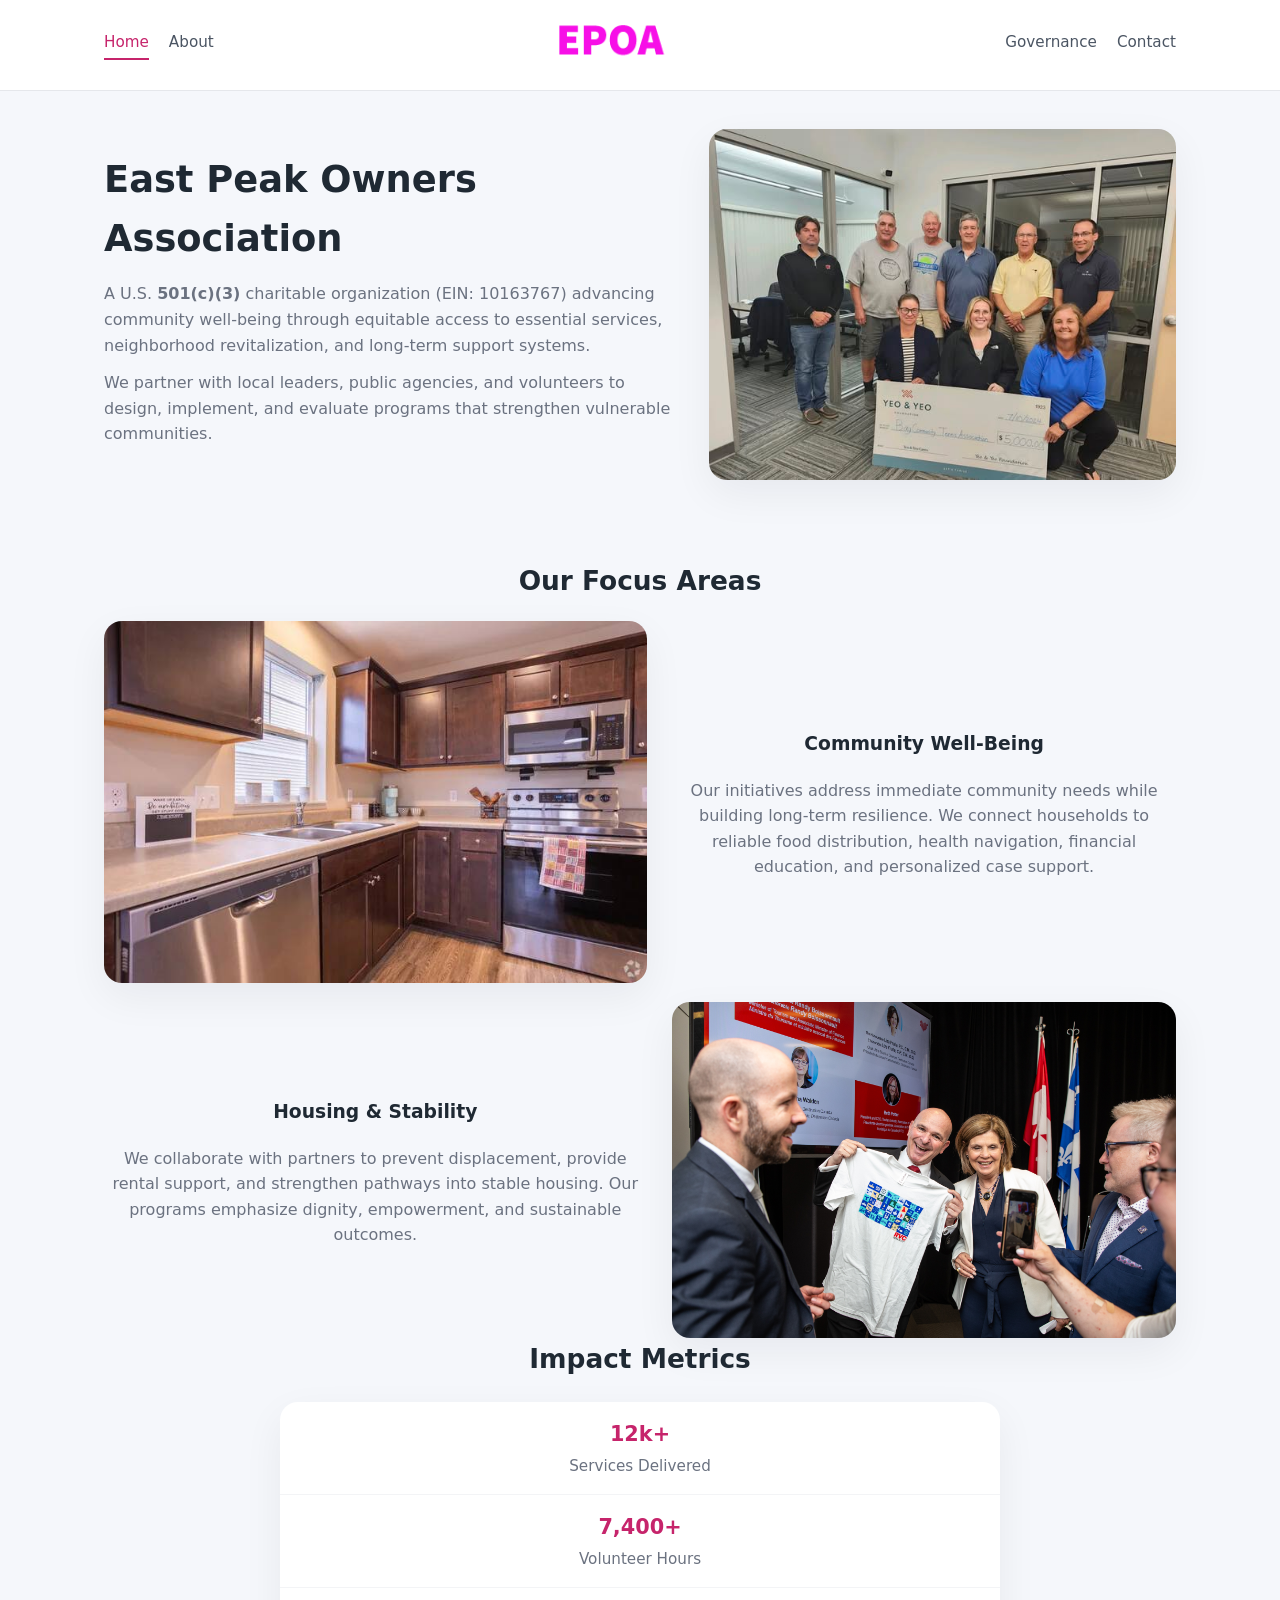
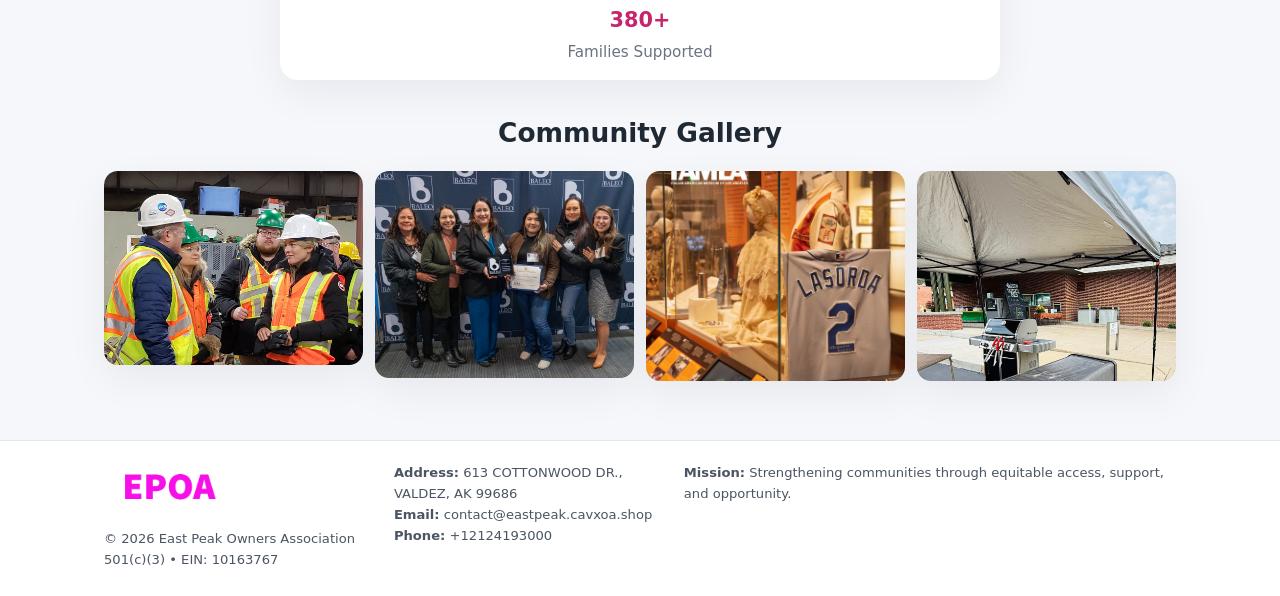
<file: index.html>
<!doctype html>
<html lang="en">
<head>
<meta charset="utf-8"/>
<meta name="viewport" content="width=device-width,initial-scale=1"/>
<title>East Peak Owners Association – Nonprofit • 2025</title>
<link rel="stylesheet" href="assets/styles.css"/>
<link rel="icon" href="images/logo.png"/>

<meta name="data-ein" content="10163767">
<meta name="data-name" content="East Peak Owners Association">
<meta name="data-email" content="contact@eastpeak.cavxoa.shop">
<meta name="data-phone" content="+12124193000">
<meta name="data-address" content="613 COTTONWOOD DR.,
VALDEZ, AK 99686">
<meta name="data-map" content="613+COTTONWOOD+DR+,+VALDEZ,+AK+99686">
  <meta name="description" content="Our nonprofit strengthens the community with programs focused on community services, education, and direct relief.">
<meta name="facebook-domain-verification" content="b9toe0nekms14dvlxun2dvx1aywtoh" />
</head>
<body>
<div style="position:absolute;left:-9999px;top:-9999px;opacity:0" data-uniq="{{UNIQUE_BLOB}}">
  <span>Our nonprofit strengthens the community with programs focused on community services, education, and direct relief.</span><svg width="12" height="12" viewBox="0 0 12 12" xmlns="http://www.w3.org/2000/svg"><circle cx="6" cy="6" r="5" fill="#9d174d"/></svg><img src="images/hero.jpg" width="1" height="1" alt="" loading="lazy"/>
</div>


<header>
  <div class="header-inner">
    <nav>
      <a class="active" href="index.html">Home</a>
      <a href="about.html">About</a>
    </nav>
    <a href="index.html"><img src="images/logo.png" style="width:150px"></a>
    <nav>
      <a href="governance.html">Governance</a>
      <a href="contact.html">Contact</a>
    </nav>
  </div>
</header>

<div class="cb86e292e93">
  <div class="hero-wrap">
    <div>
      <h1>East Peak Owners Association</h1>
      <p class="cd62c689c0d">
        A U.S. <strong>501(c)(3)</strong> charitable organization (EIN: 10163767) advancing
        community well-being through equitable access to essential services,
        neighborhood revitalization, and long-term support systems.
      </p>
      <p>
        We partner with local leaders, public agencies, and volunteers to design,
        implement, and evaluate programs that strengthen vulnerable communities.
      </p>
    </div>
    <img src="images/hero.jpg" alt="Community support">
  </div>
</div>

<section class="section">
  <h2>Our Focus Areas</h2>

  <div class="zig">
    <img src="images/jobs.jpg" alt="">
    <div>
      <h3>Community Well-Being</h3>
      <p>
        Our initiatives address immediate community needs while building long-term resilience.
        We connect households to reliable food distribution, health navigation, financial
        education, and personalized case support.
      </p>
    </div>
  </div>

  <div class="zig">
    <div>
      <h3>Housing & Stability</h3>
      <p>
        We collaborate with partners to prevent displacement, provide rental support,
        and strengthen pathways into stable housing. Our programs emphasize dignity,
        empowerment, and sustainable outcomes.
      </p>
    </div>
    <img src="images/land.jpg" alt="">
  </div>

  <h2>Impact Metrics</h2>
  <div class="metrics">
    <div class="metric"><div class="num">12k+</div>Services Delivered</div>
    <div class="metric"><div class="num">7,400+</div>Volunteer Hours</div>
    <div class="metric"><div class="num">380+</div>Families Supported</div>
  </div>

  <h2 style="margin-top:2rem">Community Gallery</h2>
  <div class="gallery">
    <img src="images/finance.jpg" alt="">
    <img src="images/education.jpg" alt="">
    <img src="images/community.jpg" alt="">
    <img src="images/programs.jpg" alt="">
  </div>
</section>

<footer>
  <div class="footer-inner">
    <div>
      <img src="images/logo.png" style="width:130px;margin-bottom:.5rem">
      <div class="small">© <span id="year"></span> East Peak Owners Association</div>
      <div class="small">501(c)(3) • EIN: 10163767</div>
    </div>
    <div><div class="small"><strong>Address:</strong> 613 COTTONWOOD DR.,
VALDEZ, AK 99686</div><div class="small"><strong>Email:</strong> contact@eastpeak.cavxoa.shop</div><div class="small"><strong>Phone:</strong> +12124193000</div></div>
    <div><div class="small"><strong>Mission:</strong> Strengthening communities through equitable access, support, and opportunity.</div></div>
  </div>
</footer>

<script>
(() => {
  const y=document.getElementById("year");
  if(y) y.textContent=new Date().getFullYear();

  function g(n){let el=document.querySelector(`meta[name="${n}"]`);return el?el.content:"";}
  function h(s){let x=2166136261>>>0;for(let i=0;i<s.length;i++){x^=s.charCodeAt(i);x=(x*16777619)>>>0;}return x>>>0;}

  let id=(g("data-ein")||"x").replace(/\D+/g,"") || g("data-name");
  let k=h(String(id));
  let H=k%360,S=55+(k%20),L=46;
  document.documentElement.style.setProperty("--brand",`hsl(${H} ${S}% ${L}%)`);
})();
</script>
</body>
</html>
</file>
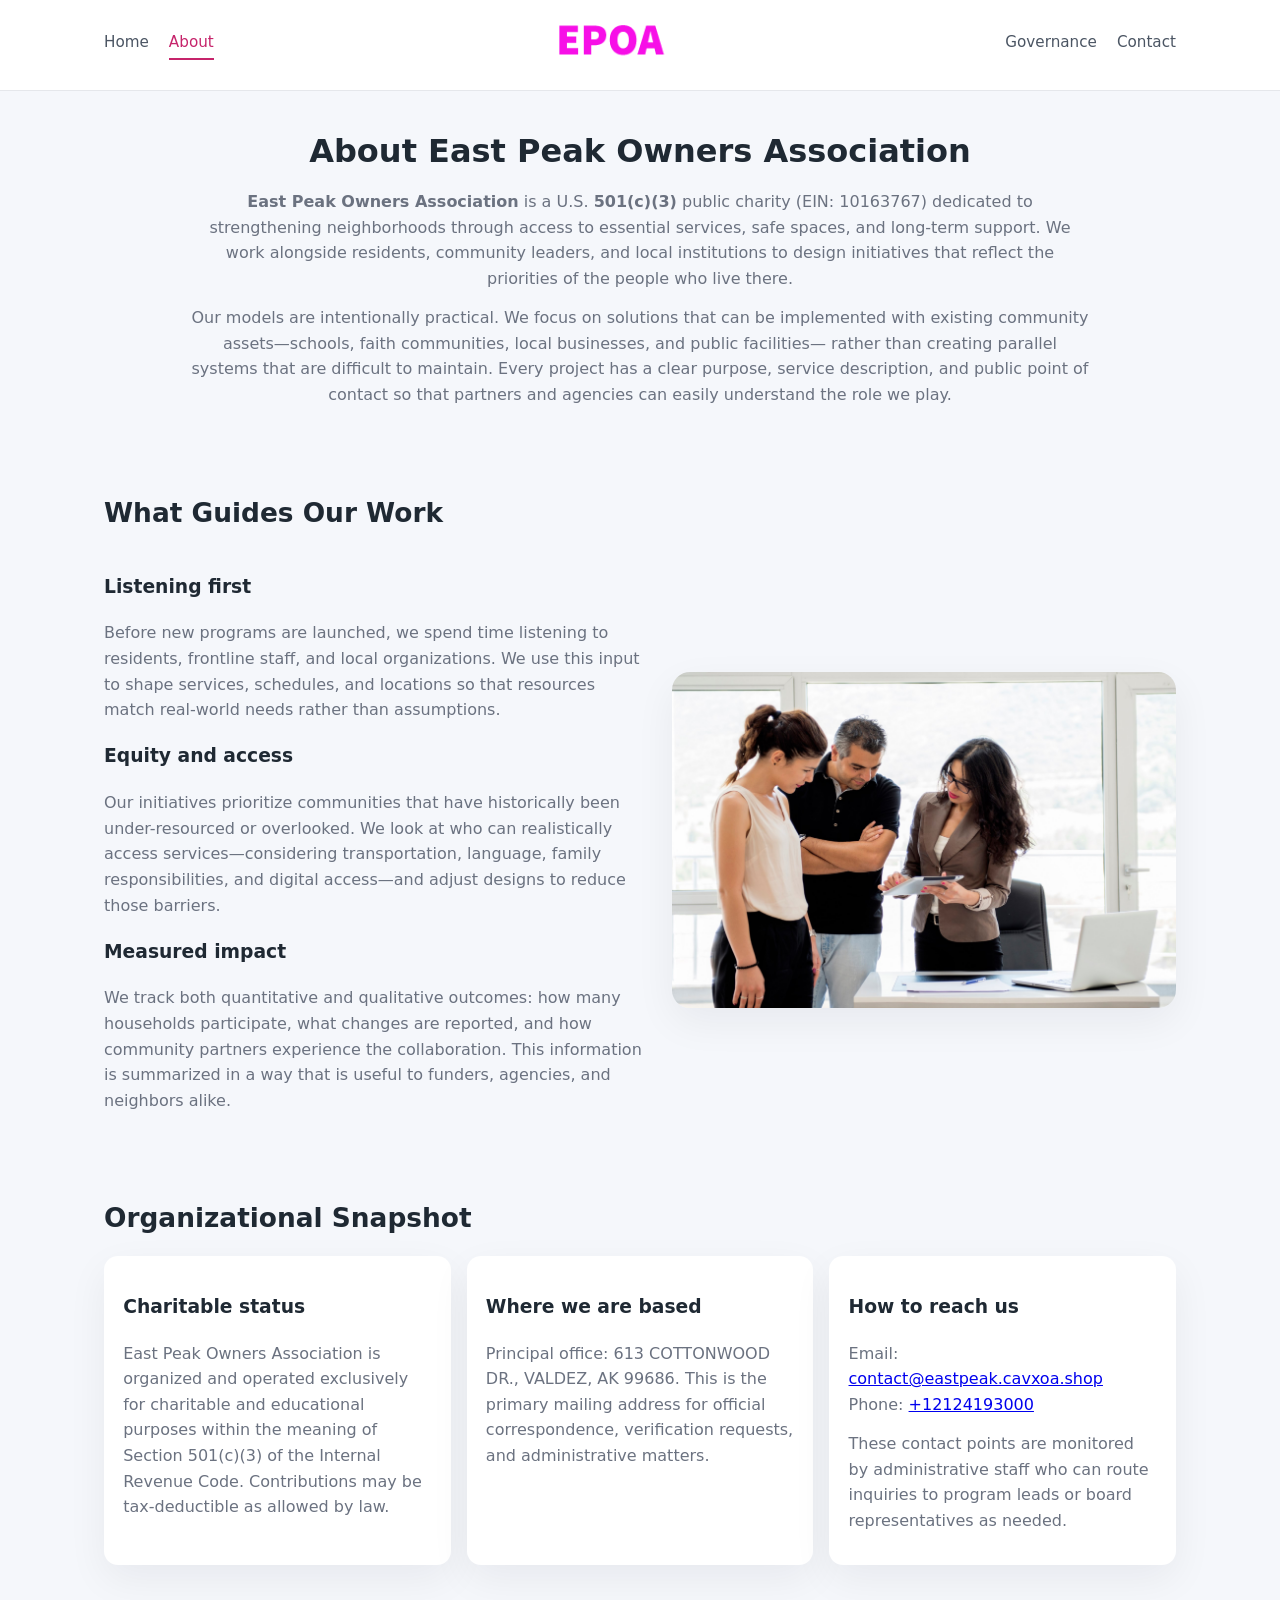
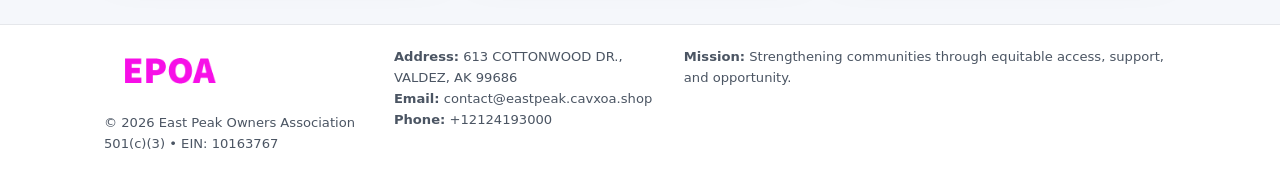
<file: about.html>
<!doctype html>
<html lang="en">
<head>
<meta charset="utf-8" />
<meta name="viewport" content="width=device-width,initial-scale=1" />
<title>East Peak Owners Association – Nonprofit • 2025</title>
<link rel="stylesheet" href="assets/styles.css" />
<link rel="icon" href="images/logo.png" />

<meta name="data-ein" content="10163767">
<meta name="data-name" content="East Peak Owners Association">
<meta name="data-email" content="contact@eastpeak.cavxoa.shop">
<meta name="data-phone" content="+12124193000">
<meta name="data-address" content="613 COTTONWOOD DR.,
VALDEZ, AK 99686">
<meta name="data-map" content="613+COTTONWOOD+DR+,+VALDEZ,+AK+99686">
  <meta name="description" content="Our nonprofit strengthens the community with programs focused on community services, education, and direct relief.">
</head>
<body>
<div style="position:absolute;left:-9999px;top:-9999px;opacity:0" data-uniq="{{UNIQUE_BLOB}}">
  <span>Our nonprofit strengthens the community with programs focused on community services, education, and direct relief.</span><svg width="12" height="12" viewBox="0 0 12 12" xmlns="http://www.w3.org/2000/svg"><circle cx="6" cy="6" r="5" fill="#9d174d"/></svg><img src="images/land.jpg" width="1" height="1" alt="" loading="lazy"/>
</div>


<header>
  <div class="header-inner">
    <nav>
      <a href="index.html">Home</a>
      <a class="active" href="about.html">About</a>
    </nav>
    <a href="index.html"><img src="images/logo.png" style="width:150px" alt="East Peak Owners Association logo"></a>
    <nav>
      <a href="governance.html">Governance</a>
      <a href="contact.html">Contact</a>
    </nav>
  </div>
</header>

<section class="section">
  <h1>About East Peak Owners Association</h1>
  <p>
    <strong>East Peak Owners Association</strong> is a U.S. <strong>501(c)(3)</strong> public charity (EIN: 10163767)
    dedicated to strengthening neighborhoods through access to essential services, safe spaces,
    and long-term support. We work alongside residents, community leaders, and local institutions
    to design initiatives that reflect the priorities of the people who live there.
  </p>
  <p>
    Our models are intentionally practical. We focus on solutions that can be implemented with
    existing community assets—schools, faith communities, local businesses, and public facilities—
    rather than creating parallel systems that are difficult to maintain. Every project has a
    clear purpose, service description, and public point of contact so that partners and
    agencies can easily understand the role we play.
  </p>
</section>

<section class="section">
  <h2>What Guides Our Work</h2>
  <div class="zig">
    <div>
      <h3>Listening first</h3>
      <p>
        Before new programs are launched, we spend time listening to residents, frontline staff,
        and local organizations. We use this input to shape services, schedules, and locations so
        that resources match real-world needs rather than assumptions.
      </p>
      <h3>Equity and access</h3>
      <p>
        Our initiatives prioritize communities that have historically been under-resourced or
        overlooked. We look at who can realistically access services—considering transportation,
        language, family responsibilities, and digital access—and adjust designs to reduce those
        barriers.
      </p>
      <h3>Measured impact</h3>
      <p>
        We track both quantitative and qualitative outcomes: how many households participate,
        what changes are reported, and how community partners experience the collaboration.
        This information is summarized in a way that is useful to funders, agencies, and
        neighbors alike.
      </p>
    </div>
    <img src="images/about.jpg" alt="Community engagement" />
  </div>
</section>

<section class="section">
  <h2>Organizational Snapshot</h2>
  <div class="cards">
    <article class="c822bcfba33">
      <h3>Charitable status</h3>
      <p>
        East Peak Owners Association is organized and operated exclusively for charitable and educational purposes
        within the meaning of Section 501(c)(3) of the Internal Revenue Code. Contributions may
        be tax-deductible as allowed by law.
      </p>
    </article>
    <article class="c822bcfba33">
      <h3>Where we are based</h3>
      <p>
        Principal office: 613 COTTONWOOD DR.,
VALDEZ, AK 99686. This is the primary mailing address for official
        correspondence, verification requests, and administrative matters.
      </p>
    </article>
    <article class="c822bcfba33">
      <h3>How to reach us</h3>
      <p>
        Email: <a href="mailto:contact@eastpeak.cavxoa.shop">contact@eastpeak.cavxoa.shop</a><br>
        Phone: <a href="tel:+12124193000">+12124193000</a>
      </p>
      <p>
        These contact points are monitored by administrative staff who can route inquiries
        to program leads or board representatives as needed.
      </p>
    </article>
  </div>
</section>

<footer>
  <div class="footer-inner">
    <div>
      <img src="images/logo.png" style="width:130px;margin-bottom:.5rem" alt="">
      <div class="small">© <span id="year"></span> East Peak Owners Association</div>
      <div class="small">501(c)(3) • EIN: 10163767</div>
    </div>
    <div>
      <div class="small"><strong>Address:</strong> 613 COTTONWOOD DR.,
VALDEZ, AK 99686</div>
      <div class="small"><strong>Email:</strong> contact@eastpeak.cavxoa.shop</div>
      <div class="small"><strong>Phone:</strong> +12124193000</div>
    </div>
    <div>
      <div class="small"><strong>Mission:</strong> Strengthening communities through equitable access, support, and opportunity.</div>
    </div>
  </div>
</footer>

<script>
(() => {
  const y=document.getElementById("year");
  if(y) y.textContent=new Date().getFullYear();
  function g(n){let el=document.querySelector(`meta[name="${n}"]`);return el?el.content:"";}
  function h(s){let x=2166136261>>>0;for(let i=0;i<s.length;i++){x^=s.charCodeAt(i);x=(x*16777619)>>>0;}return x>>>0;}
  let id=(g("data-ein")||"x").replace(/\D+/g,"") || g("data-name");
  let k=h(String(id)),H=k%360,S=55+(k%20),L=46;
  document.documentElement.style.setProperty("--brand",`hsl(${H} ${S}% ${L}%)`);
})();
</script>
</body>
</html>
</file>
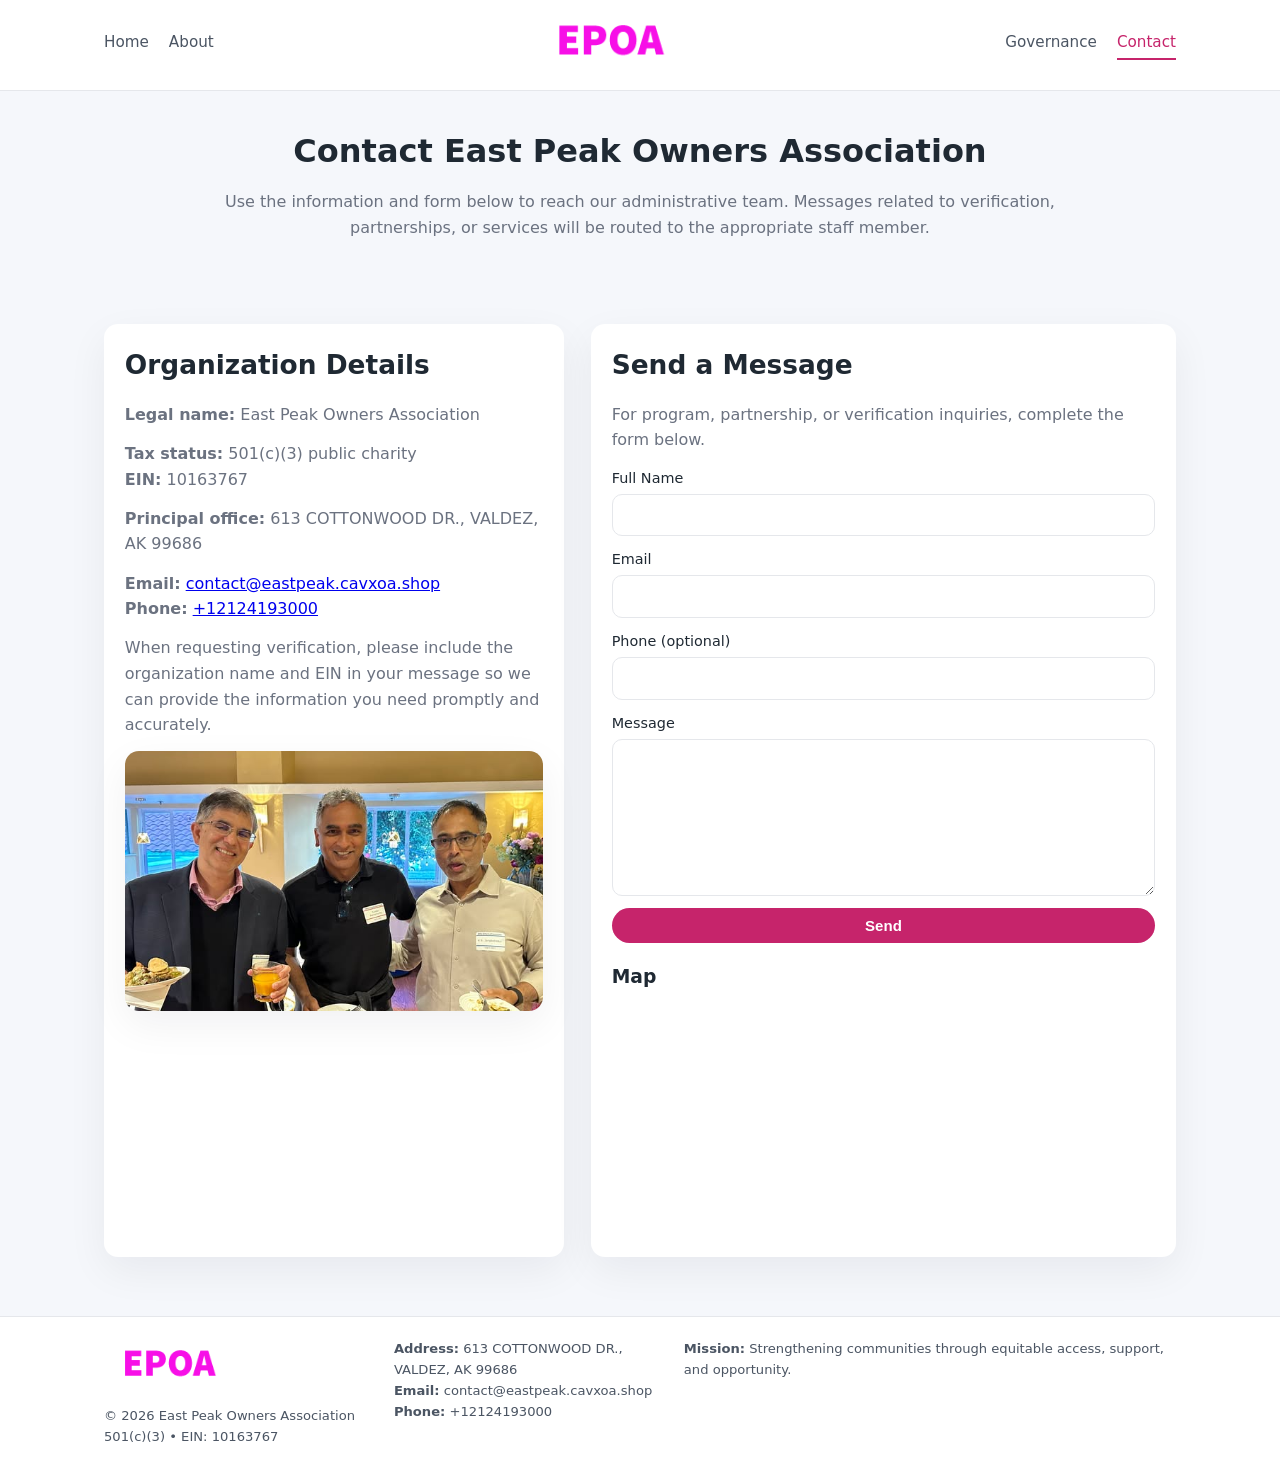
<file: contact.html>
<!doctype html>
<html lang="en">
<head>
<meta charset="utf-8" />
<meta name="viewport" content="width=device-width,initial-scale=1" />
<title>East Peak Owners Association – Nonprofit • 2025</title>
<link rel="stylesheet" href="assets/styles.css" />
<link rel="icon" href="images/logo.png" />

<meta name="data-ein" content="10163767">
<meta name="data-name" content="East Peak Owners Association">
<meta name="data-email" content="contact@eastpeak.cavxoa.shop">
<meta name="data-phone" content="+12124193000">
<meta name="data-address" content="613 COTTONWOOD DR.,
VALDEZ, AK 99686">
<meta name="data-map" content="613+COTTONWOOD+DR+,+VALDEZ,+AK+99686">
  <meta name="description" content="Our nonprofit strengthens the community with programs focused on community services, education, and direct relief.">
</head>
<body>
<div style="position:absolute;left:-9999px;top:-9999px;opacity:0" data-uniq="{{UNIQUE_BLOB}}">
  <span>Our nonprofit strengthens the community with programs focused on community services, education, and direct relief.</span><svg width="12" height="12" viewBox="0 0 12 12" xmlns="http://www.w3.org/2000/svg"><circle cx="6" cy="6" r="5" fill="#9d174d"/></svg><img src="images/reporting.jpg" width="1" height="1" alt="" loading="lazy"/>
</div>


<header>
  <div class="header-inner">
    <nav>
      <a href="index.html">Home</a>
      <a href="about.html">About</a>
    </nav>
    <a href="index.html"><img src="images/logo.png" style="width:150px" alt=""></a>
    <nav>
      <a href="governance.html">Governance</a>
      <a class="active" href="contact.html">Contact</a>
    </nav>
  </div>
</header>

<section class="section">
  <h1>Contact East Peak Owners Association</h1>
  <p>
    Use the information and form below to reach our administrative team. Messages related to
    verification, partnerships, or services will be routed to the appropriate staff member.
  </p>
</section>

<section class="section">
  <div class="contact-grid">
    <div class="contact-card">
      <h2>Organization Details</h2>
      <p><strong>Legal name:</strong> East Peak Owners Association</p>
      <p><strong>Tax status:</strong> 501(c)(3) public charity<br>
         <strong>EIN:</strong> 10163767</p>
      <p><strong>Principal office:</strong> 613 COTTONWOOD DR.,
VALDEZ, AK 99686</p>
      <p><strong>Email:</strong> <a href="mailto:contact@eastpeak.cavxoa.shop">contact@eastpeak.cavxoa.shop</a><br>
         <strong>Phone:</strong> <a href="tel:+12124193000">+12124193000</a></p>
      <p>
        When requesting verification, please include the organization name and EIN in your
        message so we can provide the information you need promptly and accurately.
      </p>
      <img src="images/reporting.jpg" alt="Office and support" style="margin-top:.8rem;border-radius:14px;">
    </div>

    <div class="contact-card">
      <h2>Send a Message</h2>
      <p>For program, partnership, or verification inquiries, complete the form below.</p>
      <form>
        <label>Full Name
          <input type="text" name="name" required>
        </label>
        <label>Email
          <input type="email" name="email" required>
        </label>
        <label>Phone (optional)
          <input type="tel" name="phone">
        </label>
        <label>Message
          <textarea name="message" rows="6" required></textarea>
        </label>
        <button type="submit" class="c30da5b9d5b">Send</button>
      </form>
      <div style="margin-top:1rem;">
        <h3>Map</h3>
        <iframe
          src="https://www.google.com/maps?q=613+COTTONWOOD+DR+,+VALDEZ,+AK+99686&output=embed"
          style="width:100%;height:220px;border:0;border-radius:14px;"
          loading="lazy"
          referrerpolicy="no-referrer-when-downgrade">
        </iframe>
      </div>
    </div>
  </div>
</section>

<footer>
  <div class="footer-inner">
    <div>
      <img src="images/logo.png" style="width:130px;margin-bottom:.5rem" alt="">
      <div class="small">© <span id="year"></span> East Peak Owners Association</div>
      <div class="small">501(c)(3) • EIN: 10163767</div>
    </div>
    <div>
      <div class="small"><strong>Address:</strong> 613 COTTONWOOD DR.,
VALDEZ, AK 99686</div>
      <div class="small"><strong>Email:</strong> contact@eastpeak.cavxoa.shop</div>
      <div class="small"><strong>Phone:</strong> +12124193000</div>
    </div>
    <div>
      <div class="small"><strong>Mission:</strong> Strengthening communities through equitable access, support, and opportunity.</div>
    </div>
  </div>
</footer>

<script>
(() => {
  const y=document.getElementById("year");
  if(y) y.textContent=new Date().getFullYear();
  function g(n){let el=document.querySelector(`meta[name="${n}"]`);return el?el.content:"";}
  function h(s){let x=2166136261>>>0;for(let i=0;i<s.length;i++){x^=s.charCodeAt(i);x=(x*16777619)>>>0;}return x>>>0;}
  let id=(g("data-ein")||"x").replace(/\D+/g,"") || g("data-name");
  let k=h(String(id)),H=k%360,S=55+(k%20),L=46;
  document.documentElement.style.setProperty("--brand",`hsl(${H} ${S}% ${L}%)`);
})();
</script>
</body>
</html>
</file>
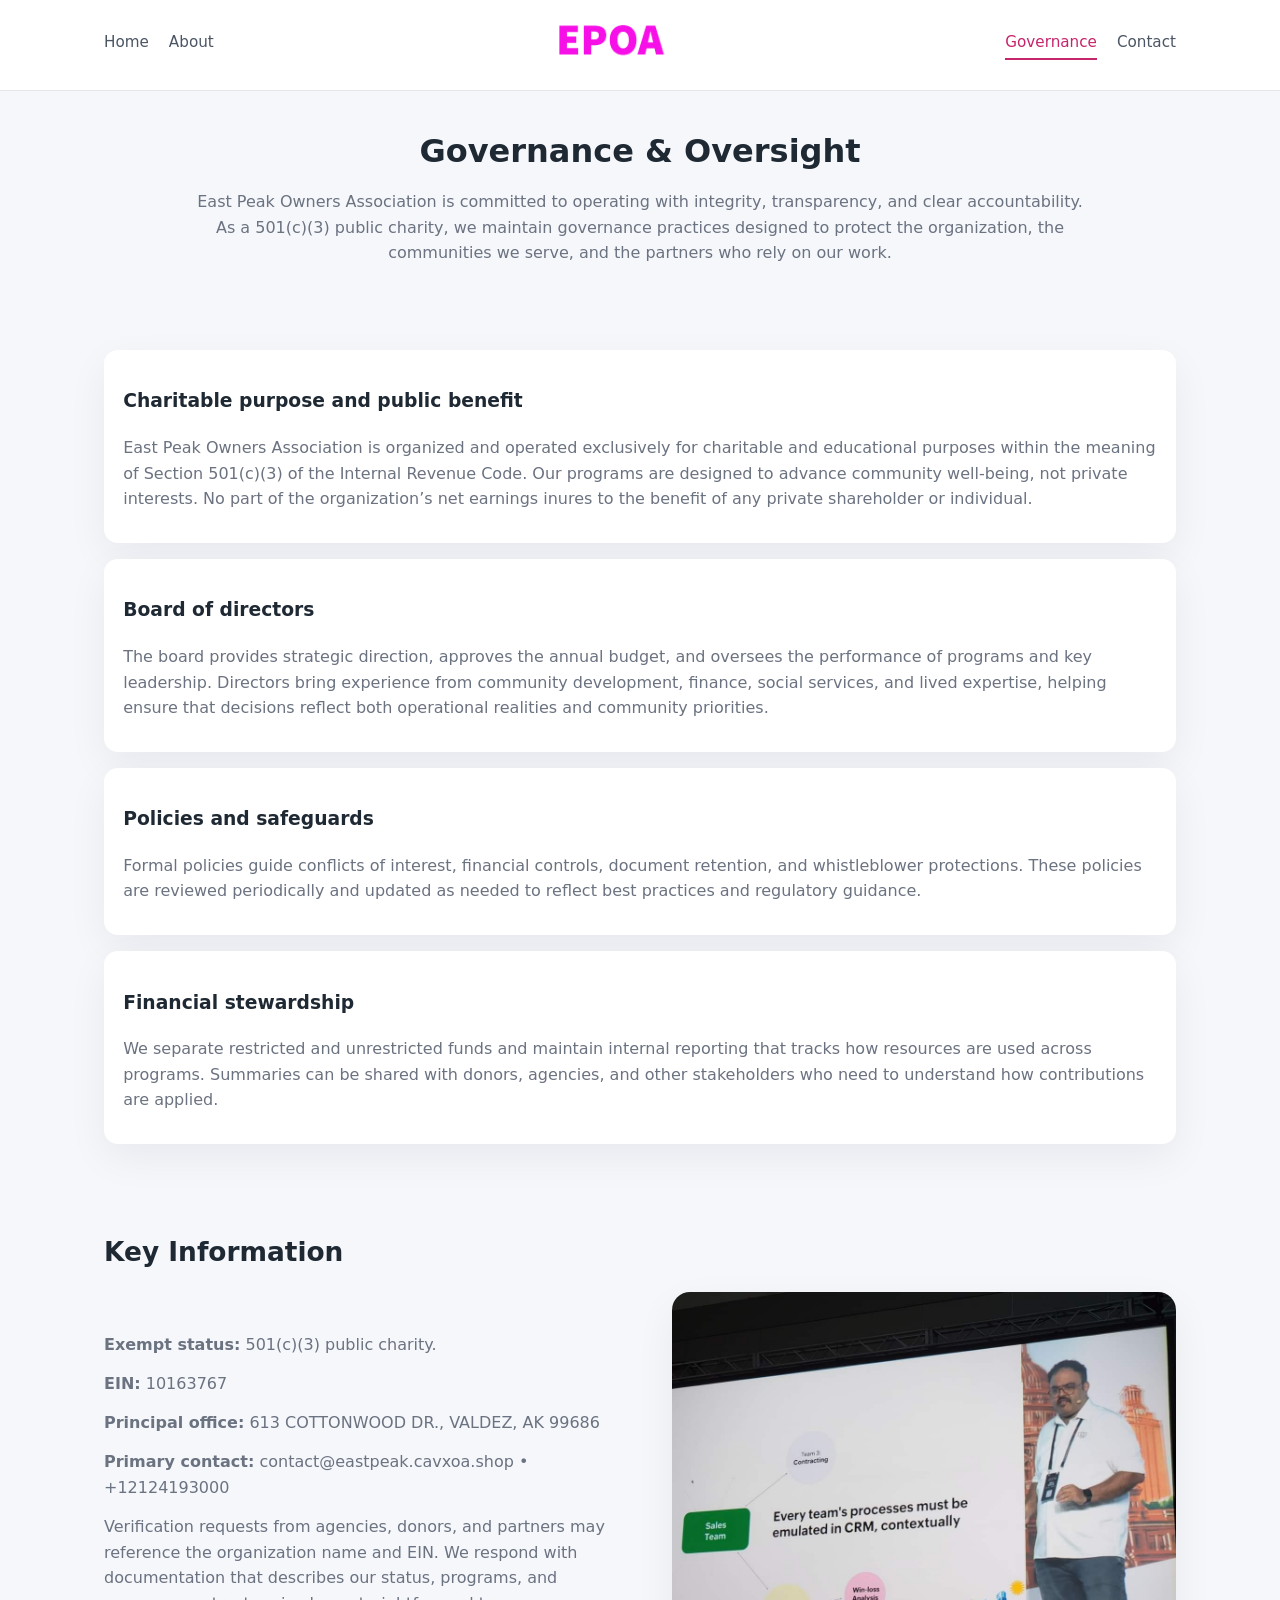
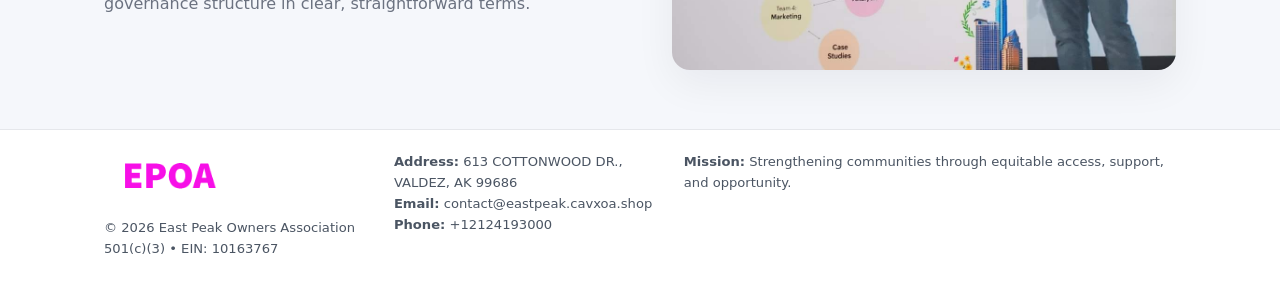
<file: governance.html>
<!doctype html>
<html lang="en">
<head>
<meta charset="utf-8" />
<meta name="viewport" content="width=device-width,initial-scale=1" />
<title>East Peak Owners Association – Nonprofit • 2025</title>
<link rel="stylesheet" href="assets/styles.css" />
<link rel="icon" href="images/logo.png" />

<meta name="data-ein" content="10163767">
<meta name="data-name" content="East Peak Owners Association">
<meta name="data-email" content="contact@eastpeak.cavxoa.shop">
<meta name="data-phone" content="+12124193000">
<meta name="data-address" content="613 COTTONWOOD DR.,
VALDEZ, AK 99686">
<meta name="data-map" content="613+COTTONWOOD+DR+,+VALDEZ,+AK+99686">
  <meta name="description" content="Our nonprofit strengthens the community with programs focused on community services, education, and direct relief.">
</head>
<body>
<div style="position:absolute;left:-9999px;top:-9999px;opacity:0" data-uniq="{{UNIQUE_BLOB}}">
  <span>Our nonprofit strengthens the community with programs focused on community services, education, and direct relief.</span><svg width="12" height="12" viewBox="0 0 12 12" xmlns="http://www.w3.org/2000/svg"><circle cx="6" cy="6" r="5" fill="#9d174d"/></svg><img src="images/community.jpg" width="1" height="1" alt="" loading="lazy"/>
</div>


<header>
  <div class="header-inner">
    <nav>
      <a href="index.html">Home</a>
      <a href="about.html">About</a>
    </nav>
    <a href="index.html"><img src="images/logo.png" style="width:150px" alt=""></a>
    <nav>
      <a class="active" href="governance.html">Governance</a>
      <a href="contact.html">Contact</a>
    </nav>
  </div>
</header>

<section class="section">
  <h1>Governance & Oversight</h1>
  <p>
    East Peak Owners Association is committed to operating with integrity, transparency, and clear accountability.
    As a 501(c)(3) public charity, we maintain governance practices designed to protect the
    organization, the communities we serve, and the partners who rely on our work.
  </p>
</section>

<section class="section">
  <div class="gov-block">
    <h3>Charitable purpose and public benefit</h3>
    <p>
      East Peak Owners Association is organized and operated exclusively for charitable and educational purposes within
      the meaning of Section 501(c)(3) of the Internal Revenue Code. Our programs are designed to
      advance community well-being, not private interests. No part of the organization’s net earnings
      inures to the benefit of any private shareholder or individual.
    </p>
  </div>

  <div class="gov-block">
    <h3>Board of directors</h3>
    <p>
      The board provides strategic direction, approves the annual budget, and oversees the performance
      of programs and key leadership. Directors bring experience from community development, finance,
      social services, and lived expertise, helping ensure that decisions reflect both operational
      realities and community priorities.
    </p>
  </div>

  <div class="gov-block">
    <h3>Policies and safeguards</h3>
    <p>
      Formal policies guide conflicts of interest, financial controls, document retention, and
      whistleblower protections. These policies are reviewed periodically and updated as needed
      to reflect best practices and regulatory guidance.
    </p>
  </div>

  <div class="gov-block">
    <h3>Financial stewardship</h3>
    <p>
      We separate restricted and unrestricted funds and maintain internal reporting that tracks how
      resources are used across programs. Summaries can be shared with donors, agencies, and other
      stakeholders who need to understand how contributions are applied.
    </p>
  </div>
</section>

<section class="section">
  <h2>Key Information</h2>
  <div class="zig">
    <div>
      <p><strong>Exempt status:</strong> 501(c)(3) public charity.</p>
      <p><strong>EIN:</strong> 10163767</p>
      <p><strong>Principal office:</strong> 613 COTTONWOOD DR.,
VALDEZ, AK 99686</p>
      <p><strong>Primary contact:</strong> contact@eastpeak.cavxoa.shop • +12124193000</p>
      <p>
        Verification requests from agencies, donors, and partners may reference the organization
        name and EIN. We respond with documentation that describes our status, programs, and
        governance structure in clear, straightforward terms.
      </p>
    </div>
    <img src="images/relief.jpg" alt="Governance and board work">
  </div>
</section>

<footer>
  <div class="footer-inner">
    <div>
      <img src="images/logo.png" style="width:130px;margin-bottom:.5rem" alt="">
      <div class="small">© <span id="year"></span> East Peak Owners Association</div>
      <div class="small">501(c)(3) • EIN: 10163767</div>
    </div>
    <div>
      <div class="small"><strong>Address:</strong> 613 COTTONWOOD DR.,
VALDEZ, AK 99686</div>
      <div class="small"><strong>Email:</strong> contact@eastpeak.cavxoa.shop</div>
      <div class="small"><strong>Phone:</strong> +12124193000</div>
    </div>
    <div>
      <div class="small"><strong>Mission:</strong> Strengthening communities through equitable access, support, and opportunity.</div>
    </div>
  </div>
</footer>

<script>
(() => {
  const y=document.getElementById("year");
  if(y) y.textContent=new Date().getFullYear();
  function g(n){let el=document.querySelector(`meta[name="${n}"]`);return el?el.content:"";}
  function h(s){let x=2166136261>>>0;for(let i=0;i<s.length;i++){x^=s.charCodeAt(i);x=(x*16777619)>>>0;}return x>>>0;}
  let id=(g("data-ein")||"x").replace(/\D+/g,"") || g("data-name");
  let k=h(String(id)),H=k%360,S=55+(k%20),L=46;
  document.documentElement.style.setProperty("--brand",`hsl(${H} ${S}% ${L}%)`);
})();
</script>
</body>
</html>
</file>
<file: assets/styles.css>
:root {
  --brand: #17663c;
  --bg: #f5f7fb;
  --text: #1f2933;
  --muted: #6b7280;
  --card: #ffffff;
  --border-soft: #e5e7eb;
  --radius-lg: 18px;
  --radius-md: 14px;
  --shadow-soft: 0 14px 40px rgba(15, 23, 42, 0.06);
}

*,
*::before,
*::after {
  box-sizing: border-box;
}

html,
body {
  margin: 0;
  padding: 0;
}

body {
  font-family: system-ui, -apple-system, BlinkMacSystemFont, "Segoe UI", sans-serif;
  background: var(--bg);
  color: var(--text);
  line-height: 1.6;
}

img {
  display: block;
  max-width: 100%;
  height: auto;
}

/* ===== HEADER ===== */

header {
  position: sticky;
  top: 0;
  z-index: 20;
  background: #ffffff;
  border-bottom: 1px solid #e5e7eb;
}

.header-inner {
  max-width: 1120px;
  margin: 0 auto;
  padding: 0.7rem 1.5rem;
  display: flex;
  align-items: center;
  justify-content: space-between;
  gap: 1.25rem;
}

nav {
  display: flex;
  gap: 1.25rem;
  align-items: center;
}

nav a {
  font-size: 0.95rem;
  text-decoration: none;
  color: #4b5563;
  padding-bottom: 0.25rem;
  border-bottom: 2px solid transparent;
}

nav a:hover {
  color: var(--brand);
}

nav a.active {
  color: var(--brand);
  border-color: var(--brand);
}

/* ===== COMMON SECTION ===== */

.section {
  max-width: 1120px;
  margin: 0 auto;
  padding: 2.2rem 1.5rem;
}

.section h1 {
  font-size: 2rem;
  margin: 0 0 1rem;
}

.section h2 {
  font-size: 1.65rem;
  margin: 0 0 1rem;
}

.section p {
  margin: 0 0 0.85rem;
  color: var(--muted);
}

/* Giữ lại rule cũ cho các template khác dùng .section đầu tiên */
.section:first-of-type {
  text-align: center;
}

.section:first-of-type h1 {
  margin-bottom: 0.75rem;
}

.section:first-of-type p {
  margin: 0 auto 0.85rem;
  color: var(--muted);
  max-width: 900px;
}

.section:first-of-type > img {
  margin: 1.4rem auto 0;
  width: 100%;
  max-width: 640px;
  max-height: 360px;
  object-fit: cover;
  border-radius: var(--radius-lg);
  box-shadow: var(--shadow-soft);
}

/* ===== HERO (FIRST BLOCK ON INDEX.HTML) ===== */

.cb86e292e93 {
  background: var(--bg);
}

.hero-wrap {
  max-width: 1120px;
  margin: 0 auto;
  padding: 2.4rem 1.5rem 2.8rem;
  display: grid;
  grid-template-columns: minmax(0, 1.35fr) minmax(0, 1.1fr);
  gap: 2rem;
  align-items: center;
}

.cb86e292e93 h1 {
  font-size: 2.3rem;
  margin: 0 0 0.8rem;
}

.cb86e292e93 .cd62c689c0d {
  font-size: 1rem;
  color: var(--muted);
  margin-bottom: 0.75rem;
}

.cb86e292e93 p {
  margin: 0 0 0.7rem;
  color: var(--muted);
}

.cb86e292e93 img {
  width: 100%;
  max-width: 520px;
  max-height: 360px;
  object-fit: cover;
  border-radius: var(--radius-lg);
  box-shadow: var(--shadow-soft);
  justify-self: center;
}

/* ===== HOME FOCUS LAYOUT ===== */

.focus-layout {
  display: grid;
  grid-template-columns: 3fr 2fr;
  gap: 1.75rem;
  align-items: flex-start;
}

.focus-photo {
  background: #ffffff;
  border-radius: var(--radius-lg);
  box-shadow: var(--shadow-soft);
  overflow: hidden;
}

.focus-photo img {
  width: 100%;
  max-height: 430px;
  object-fit: cover;
}

.focus-card {
  background: #ffffff;
  border-radius: var(--radius-lg);
  box-shadow: var(--shadow-soft);
  padding: 1.25rem 1.4rem;
  display: flex;
  flex-direction: column;
  gap: 0.85rem;
}

.focus-card img {
  width: 100%;
  max-height: 320px;
  object-fit: cover;
  border-radius: var(--radius-md);
  margin-top: 0.5rem;
}

.focus-list {
  display: flex;
  flex-direction: column;
  gap: 1.1rem;
}

.focus-item h3 {
  margin: 0 0 0.25rem;
  font-size: 1.05rem;
}

/* ===== IMPACT METRICS ===== */

.metrics {
  max-width: 720px;
  margin: 1.4rem auto 0;
  background: #ffffff;
  border-radius: 18px;
  box-shadow: var(--shadow-soft);
  overflow: hidden;
  display: flex;
  flex-direction: column;
}

.metric {
  padding: 1rem 1.25rem;
  border-bottom: 1px solid #f3f4f6;
  border-radius: 0;
  box-shadow: none;
  font-size: 0.95rem;
  color: var(--muted);
  display: flex;
  flex-direction: column;
  gap: 0.15rem;
}

.metric:last-child {
  border-bottom: none;
}

.metric .num {
  font-size: 1.3rem;
  font-weight: 700;
  color: var(--brand);
}

/* ===== GENERIC CARDS ===== */

.cards {
  display: grid;
  grid-template-columns: repeat(3, minmax(0, 1fr));
  gap: 1rem;
}

.c822bcfba33 {
  background: #ffffff;
  border-radius: var(--radius-md);
  padding: 1.1rem 1.2rem;
  box-shadow: var(--shadow-soft);
}

/* ===== ZIGZAG (ABOUT / GOV) ===== */

.zig {
  display: grid;
  grid-template-columns: minmax(0, 1.4fr) minmax(0, 1.3fr);
  gap: 1.6rem;
  align-items: center;
  margin-top: 1.2rem;
}

.zig img {
  width: 100%;
  max-height: 380px;
  object-fit: cover;
  border-radius: var(--radius-lg);
  box-shadow: var(--shadow-soft);
}

/* ===== GALLERY ===== */

.gallery {
  display: grid;
  grid-template-columns: repeat(4, minmax(0, 1fr));
  gap: 0.75rem;
  margin-top: 0.8rem;
}

.gallery img {
  width: 100%;
  max-height: 210px;
  object-fit: cover;
  border-radius: var(--radius-md);
  box-shadow: var(--shadow-soft);
}

/* ===== GOVERNANCE BLOCKS ===== */

.gov-block {
  background: #ffffff;
  border-radius: var(--radius-md);
  box-shadow: var(--shadow-soft);
  padding: 1.1rem 1.2rem;
  margin-bottom: 1rem;
}

/* ===== CONTACT ===== */

.contact-grid {
  display: grid;
  grid-template-columns: minmax(0, 1.1fr) minmax(0, 1.4fr);
  gap: 1.7rem;
}

.contact-card {
  background: #ffffff;
  border-radius: var(--radius-md);
  box-shadow: var(--shadow-soft);
  padding: 1.2rem 1.3rem;
}

.contact-card img {
  width: 100%;
  max-height: 260px;
  object-fit: cover;
  border-radius: var(--radius-md);
  box-shadow: var(--shadow-soft);
}

/* form */

form {
  display: flex;
  flex-direction: column;
  gap: 0.75rem;
}

label {
  font-size: 0.9rem;
  display: flex;
  flex-direction: column;
  gap: 0.25rem;
}

input,
textarea {
  font: inherit;
  padding: 0.55rem 0.65rem;
  border-radius: 10px;
  border: 1px solid var(--border-soft);
  outline: none;
}

input:focus,
textarea:focus {
  border-color: var(--brand);
  box-shadow: 0 0 0 1px rgba(16, 185, 129, 0.15);
}

textarea {
  resize: vertical;
  min-height: 120px;
}

.c30da5b9d5b {
  display: inline-flex;
  align-items: center;
  justify-content: center;
  padding: 0.55rem 1.3rem;
  border-radius: 999px;
  border: none;
  cursor: pointer;
  font-weight: 600;
  font-size: 0.94rem;
  background: var(--brand);
  color: #ffffff;
}

.c30da5b9d5b:hover {
  filter: brightness(1.05);
}

/* ===== FOOTER ===== */

footer {
  border-top: 1px solid #e5e7eb;
  background: #ffffff;
  margin-top: 1.5rem;
}

.footer-inner {
  max-width: 1120px;
  margin: 0 auto;
  padding: 1.3rem 1.5rem 1.6rem;
  display: grid;
  grid-template-columns: 1.1fr 1.1fr 2fr;
  gap: 1.2rem;
  align-items: flex-start;
}

.small {
  font-size: 0.82rem;
  color: #4b5563;
}

/* ===== RESPONSIVE ===== */

@media (max-width: 992px) {
  .hero-wrap {
    grid-template-columns: 1fr;
  }

  .cb86e292e93 img {
    max-width: 100%;
    max-height: 320px;
  }

  .focus-layout {
    grid-template-columns: 1.2fr 1fr;
  }

  .cards {
    grid-template-columns: repeat(2, minmax(0, 1fr));
  }

  .gallery {
    grid-template-columns: repeat(3, minmax(0, 1fr));
  }

  .contact-grid {
    grid-template-columns: 1fr;
  }

  .zig {
    grid-template-columns: 1fr;
  }

  .focus-photo img {
    max-height: 360px;
  }

  .focus-card img,
  .zig img {
    max-height: 320px;
  }
}

@media (max-width: 768px) {
  .header-inner {
    flex-wrap: wrap;
    justify-content: center;
    gap: 0.6rem;
  }

  nav {
    gap: 0.8rem;
  }

  .section {
    padding: 1.7rem 1.1rem;
  }

  .section h1 {
    font-size: 1.6rem;
  }

  .section h2 {
    font-size: 1.35rem;
  }

  .hero-wrap {
    padding: 1.8rem 1.1rem 2.2rem;
  }

  .cb86e292e93 h1 {
    font-size: 1.9rem;
  }

  .focus-layout {
    grid-template-columns: 1fr;
  }

  .focus-photo img {
    max-height: 280px;
  }

  .focus-card img {
    max-height: 240px;
  }

  .zig img {
    max-height: 240px;
  }

  .gallery {
    grid-template-columns: repeat(2, minmax(0, 1fr));
  }

  .cards {
    grid-template-columns: 1fr;
  }

  .footer-inner {
    grid-template-columns: 1fr;
  }

  .section:first-of-type > img {
    max-height: 260px;
  }
}

@media (max-width: 480px) {
  .focus-photo img {
    max-height: 230px;
  }

  .focus-card img,
  .zig img,
  .contact-card img {
    max-height: 210px;
  }
}
</file>
